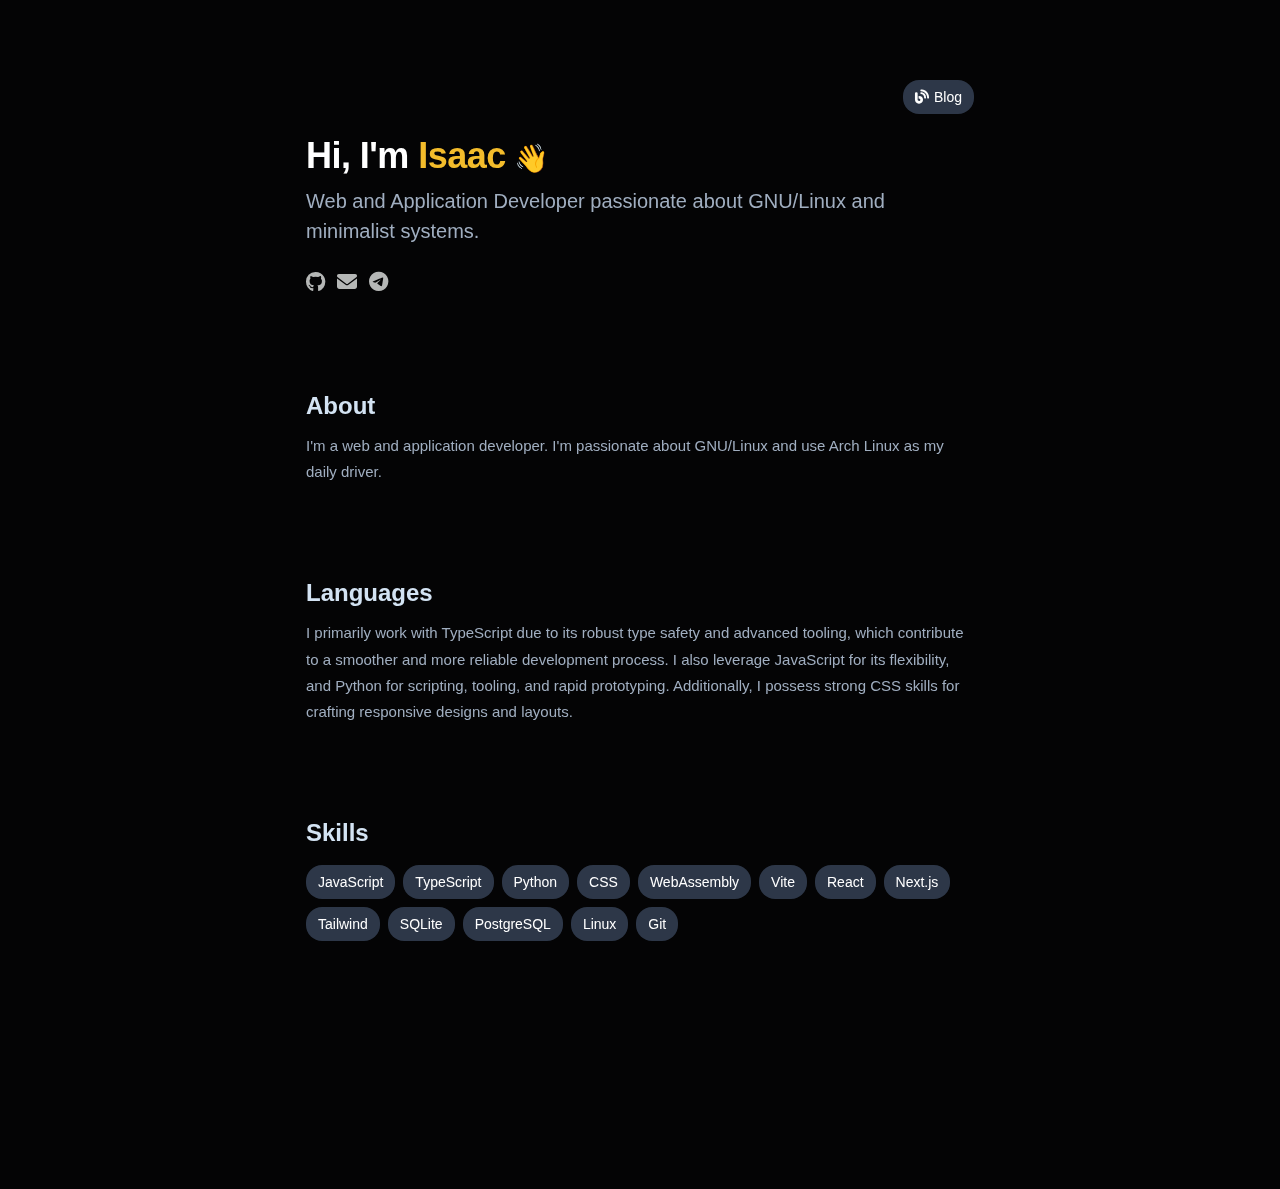
<file: index.html>
<!DOCTYPE html>
<html lang="en" dir="ltr">
<head>
    <meta charset="UTF-8">
    <meta name="viewport" content="width=device-width, initial-scale=1.0">
    <title>Isaac - Aldehri | Web & App Developer</title>
    
    <link rel="icon" href="https://placehold.co/32x32/00d4ff/000000?text=I" type="image/png">

    <link rel="preconnect" href="https://cdnjs.cloudflare.com">
    <link rel="preload" href="https://cdnjs.cloudflare.com/ajax/libs/font-awesome/6.5.2/css/all.min.css" as="style">
    <link rel="stylesheet" href="https://cdnjs.cloudflare.com/ajax/libs/font-awesome/6.5.2/css/all.min.css">

    <meta property="og:title" content="Isaac - Aldehri | Web & App Developer">
    <meta property="og:description" content="Web and Application Developer passionate about GNU/Linux and minimalist systems. Explore my skills, projects, and blog.">
    <meta property="og:image" content="https://placehold.co/1200x630/040405/fff?text=Isaac+Aldehri+Portfolio">
    <meta property="og:url" content="YOUR_WEBSITE_URL_HERE">
    <meta property="og:type" content="website">
    <meta name="twitter:card" content="summary_large_image">
    <meta name="twitter:title" content="Isaac - Aldehri | Web & App Developer">
    <meta name="twitter:description" content="Web and Application Developer passionate about GNU/Linux and minimalist systems. Explore my skills, projects, and blog.">
    <meta name="twitter:image" content="https://placehold.co/1200x675/040405/fff?text=Isaac+Aldehri+Portfolio">

    <meta http-equiv="Content-Security-Policy" content="default-src 'self'; script-src 'self' 'unsafe-inline' https://cdnjs.cloudflare.com; style-src 'self' 'unsafe-inline' https://cdnjs.cloudflare.com; img-src 'self' data: https://www.transparenttextures.com https://placehold.co; font-src 'self' https://cdnjs.cloudflare.com;">

    <script type="application/ld+json">
    {
      "@context": "https://schema.org",
      "@type": "Person",
      "name": "Isaac Aldehri",
      "url": "YOUR_WEBSITE_URL_HERE",
      "sameAs": [
        "https://github.com/T6ARB",
        "https://t.me/aldehri"
      ],
      "jobTitle": "Web and Application Developer",
      "alumniOf": "Your University/Institution (Optional)",
      "worksFor": {
        "@type": "Organization",
        "name": "Your Company (Optional)"
      }
    }
    </script>

    <style>
        /* CSS Variables for easier maintenance and consistency */
        :root {
            --color-dark-bg: #040405;
            --color-darker-bg: #111319;
            --color-text-light: #fff;
            --color-text-gray: #a0aec0;
            --color-heading-light: #d3e3f3;
            --color-accent-yellow: #f3bc2b;
            --color-accent-cyan: #00d4ff;
            --color-button-bg: #2d3748;
            --color-button-hover: #3a4a61;
            --border-radius-sm: 8px;
            --border-radius-md: 16px;
            --padding-container-v: 32px;
            --padding-container-h: 16px;
            --font-size-base: 0.9375rem;
            --line-height-base: 1.6;
        }

        /* Global Reset and Box-sizing */
        *, *::before, *::after {
            margin: 0;
            padding: 0;
            box-sizing: border-box;
        }

        /* Body Styles */
        body {
            font-family: -apple-system, BlinkMacSystemFont, 'Inter', 'Segoe UI', 'Arial', sans-serif;
            background-color: var(--color-dark-bg);
            color: var(--color-text-light);
            line-height: var(--line-height-base);
            overflow-x: hidden; /* Prevent horizontal scroll */
            direction: ltr; /* Left-to-right text direction */
            position: relative;
        }

        /* Background Noise Effect */
        body::after {
            content: "";
            position: fixed;
            top: 0;
            left: 0;
            width: 100%;
            height: 100%;
            background-image: url("https://www.transparenttextures.com/patterns/noise.png");
            opacity: 0.05; /* Subtle opacity */
            z-index: -1; /* Behind content */
            pointer-events: none; /* Allow interaction with content below */
        }

        /* Container for Centering Content */
        .container {
            max-width: 700px;
            margin: 0 auto; /* Center the container */
            padding: var(--padding-container-v) var(--padding-container-h); /* Vertical and horizontal padding */
            position: relative;
            z-index: 1; /* Ensure content is above background */
        }

        /* Header Section Styles */
        header {
            padding: 48px 0 8px 0; /* Top, right, bottom, left padding */
        }

        .header-content {
            display: flex;
            justify-content: space-between; /* Space between items */
            align-items: center; /* Vertically align items */
            margin-bottom: 20px;
        }

        /* Blog Link Button Style */
        .blog-link {
            background-color: var(--color-button-bg);
            color: var(--color-text-light);
            font-size: 0.875rem;
            font-weight: 500;
            padding: 6px 12px;
            border-radius: var(--border-radius-md); /* Rounded corners */
            text-decoration: none; /* No underline */
            transition: all 0.3s ease; /* Smooth transition on hover */
            display: inline-flex; /* Allow icon and text to sit together */
            align-items: center;
        }

        .blog-link i {
            margin-right: 5px; /* Space between icon and text */
        }

        .blog-link:hover {
            background-color: var(--color-button-hover); /* Slightly lighter on hover */
            color: var(--color-accent-cyan); /* Accent color on hover */
        }

        /* Main Heading (H1) Styles */
        h1 {
            font-size: 2.25rem;
            font-weight: 600;
            letter-spacing: -0.015em;
            margin-bottom: 8px;
            line-height: 1.2;
        }

        h1 span {
            color: var(--color-accent-yellow); /* Accent color for name */
        }

        /* Waving Emoji Style and Animation */
        .waving-emoji {
            font-size: 1.75rem; /* Emoji size */
            vertical-align: middle; /* Align with text */
            margin-left: 8px;
            display: inline-block; /* Essential for transform animations */
            animation: wave 2.5s infinite; /* Apply wave animation */
            transform-origin: 80% 80%; /* Pivot point for rotation (closer to wrist) */
        }

        /* Keyframes for Waving Animation */
        @keyframes wave {
            0% { transform: rotate( 0.0deg) }
            10% { transform: rotate(18.0deg) }
            20% { transform: rotate(-10.0deg) }
            30% { transform: rotate(18.0deg) }
            40% { transform: rotate(-6.0deg) }
            50% { transform: rotate(14.0deg) }
            60% { transform: rotate( 0.0deg) }
            100% { transform: rotate( 0.0deg) }
        }

        /* Subtitle Paragraph Style */
        .subtitle {
            font-size: 1.25rem;
            font-weight: 400;
            color: var(--color-text-gray);
            line-height: 1.5;
            margin-bottom: 20px;
        }

        /* Social Links Container */
        .social-links {
            display: flex;
            align-items: center;
            gap: 12px; /* Space between links */
            margin-bottom: 12px;
        }

        /* Social Link Icons */
        .social-links a {
            color: #b5b7b6; /* Default icon color */
            font-size: 1.25rem;
            text-decoration: none;
            transition: color 0.3s ease; /* Smooth color change on hover */
        }

        .social-links a:hover {
            color: var(--color-accent-cyan); /* Accent color on hover */
        }

        /* Section Padding */
        section {
            padding: 8px 0;
            /* Fade-in animation for sections */
            opacity: 0;
            transform: translateY(20px);
            transition: opacity 0.6s ease-out, transform 0.6s ease-out;
        }

        section.is-visible {
            opacity: 1;
            transform: translateY(0);
        }

        /* Section Heading (H2) Styles */
        h2 {
            font-size: 1.5rem;
            font-weight: 600;
            color: var(--color-heading-light);
            margin-bottom: 12px;
            line-height: 1.3;
        }

        /* General Paragraph Styles */
        p {
            font-size: var(--font-size-base);
            font-weight: 400;
            color: var(--color-text-gray);
            text-align: left;
            line-height: 1.75;
            margin-bottom: 12px;
        }

        /* Centering for Get in Touch Paragraph */
        #get-in-touch p {
            text-align: center;
        }

        /* Skills Grid Layout */
        .skills-grid {
            display: flex;
            flex-wrap: wrap; /* Allow items to wrap to next line */
            gap: 8px; /* Space between skill items */
            margin-top: 16px;
        }

        /* Individual Skill Item Style */
        .skill-item {
            background-color: var(--color-button-bg);
            color: var(--color-text-light);
            font-size: 0.875rem;
            font-weight: 500;
            padding: 6px 12px;
            border-radius: var(--border-radius-md); /* Rounded corners */
            display: inline-block;
        }

        /* Highlighted Links */
        .highlight {
            color: var(--color-accent-cyan);
            text-decoration: none;
        }

        .highlight:hover {
            text-decoration: underline; /* Underline on hover */
        }

        /* Back-to-Top Button */
        .back-to-top {
            position: fixed;
            bottom: 20px;
            right: 20px;
            background-color: var(--color-button-bg);
            color: var(--color-text-light);
            padding: 10px 15px;
            border-radius: 50%;
            text-decoration: none;
            font-size: 1.2rem;
            display: flex;
            align-items: center;
            justify-content: center;
            box-shadow: 0 4px 8px rgba(0, 0, 0, 0.3);
            transition: all 0.3s ease;
            opacity: 0;
            visibility: hidden;
            z-index: 1000;
        }

        .back-to-top.show {
            opacity: 1;
            visibility: visible;
        }

        .back-to-top:hover {
            background-color: var(--color-button-hover);
            color: var(--color-accent-cyan);
            transform: translateY(-3px);
        }

        /* Responsive Adjustments for Smaller Screens */
        @media (max-width: 768px) {
            h1 {
                font-size: 1.75rem;
            }
            .waving-emoji {
                font-size: 1.5rem; /* Smaller emoji on small screens */
            }
            .subtitle {
                font-size: 1.1rem;
            }
            h2 {
                font-size: 1.25rem;
            }
            p {
                font-size: 0.875rem;
            }
            .skill-item, .blog-link {
                font-size: 0.8125rem;
                padding: 5px 10px;
            }
            .container {
                padding: 24px 12px;
            }
            header {
                padding: 32px 0 6px 0;
            }
            .social-links {
                margin-bottom: 8px;
            }
            .social-links a {
                font-size: 1.125rem;
            }
            section {
                padding: 6px 0;
            }
        }
    </style>
</head>
<body>
    <header>
        <div class="container">
            <div class="header-content">
                <div></div>
                <a href="blog.html" class="blog-link" aria-label="Go to Blog Page">
                    <i class="fas fa-blog"></i> Blog
                </a>
            </div>
            <h1>Hi, I'm <span>Isaac</span><span class="waving-emoji" role="img" aria-label="Waving hand">👋</span></h1>
            <p class="subtitle">Web and Application Developer passionate about GNU/Linux and minimalist systems.</p>
            <div class="social-links">
                <a href="https://github.com/T6ARB" target="_blank" aria-label="GitHub Profile"><i class="fab fa-github"></i></a>
                <a href="mailto:aldehri@outlook.com" aria-label="Send an Email"><i class="fas fa-envelope"></i></a>
                <a href="https://t.me/aldehri" target="_blank" aria-label="Telegram Profile"><i class="fab fa-telegram"></i></a>
            </div>
        </div>
    </header>

    <main>
        <section id="about">
            <div class="container">
                <h2>About</h2>
                <p>I'm a web and application developer. I'm passionate about GNU/Linux and use Arch Linux as my daily driver.</p>
            </div>
        </section>

        <section id="languages">
            <div class="container">
                <h2>Languages</h2>
                <p>I primarily work with TypeScript due to its robust type safety and advanced tooling, which contribute to a smoother and more reliable development process. I also leverage JavaScript for its flexibility, and Python for scripting, tooling, and rapid prototyping. Additionally, I possess strong CSS skills for crafting responsive designs and layouts.</p>
                <div class="language-icons">
                </div>
            </div>
        </section>

        <section id="skills">
            <div class="container">
                <h2>Skills</h2>
                <div class="skills-grid">
                    <span class="skill-item">JavaScript</span>
                    <span class="skill-item">TypeScript</span>
                    <span class="skill-item">Python</span>
                    <span class="skill-item">CSS</span>
                    <span class="skill-item">WebAssembly</span>
                    <span class="skill-item">Vite</span>
                    <span class="skill-item">React</span>
                    <span class="skill-item">Next.js</span>
                    <span class="skill-item">Tailwind</span>
                    <span class="skill-item">SQLite</span>
                    <span class="skill-item">PostgreSQL</span>
                    <span class="skill-item">Linux</span>
                    <span class="skill-item">Git</span>
                </div>
            </div>
        </section>

        <section id="get-in-touch">
            <div class="container">
                <h2>Get in Touch</h2>
                <p>Want to chat? Just shoot me a dm with a direct question on <a href="https://t.me/Aldehri" target="_blank" class="highlight">Telegram</a> and I'll respond whenever I can.</p>
            </div>
        </section>
    </main>

    <a href="#" class="back-to-top" aria-label="Back to top">
        <i class="fas fa-arrow-up"></i>
    </a>

    <script>
        // JavaScript for section fade-in animation on scroll
        const sections = document.querySelectorAll('section');

        const observerOptions = {
            root: null, // viewport
            rootMargin: '0px',
            threshold: 0.1 // 10% of the section must be visible
        };

        const sectionObserver = new IntersectionObserver((entries, observer) => {
            entries.forEach(entry => {
                if (entry.isIntersecting) {
                    entry.target.classList.add('is-visible');
                    observer.unobserve(entry.target); // Stop observing once visible
                }
            });
        }, observerOptions);

        sections.forEach(section => {
            sectionObserver.observe(section);
        });

        // JavaScript for Back-to-Top button
        const backToTopButton = document.querySelector('.back-to-top');

        window.addEventListener('scroll', () => {
            if (window.scrollY > 300) { // Show button after scrolling 300px
                backToTopButton.classList.add('show');
            } else {
                backToTopButton.classList.remove('show');
            }
        });

        backToTopButton.addEventListener('click', (e) => {
            e.preventDefault();
            window.scrollTo({
                top: 0,
                behavior: 'smooth' // Smooth scroll to top
            });
        });
    </script>
</body>
</html>
</file>
